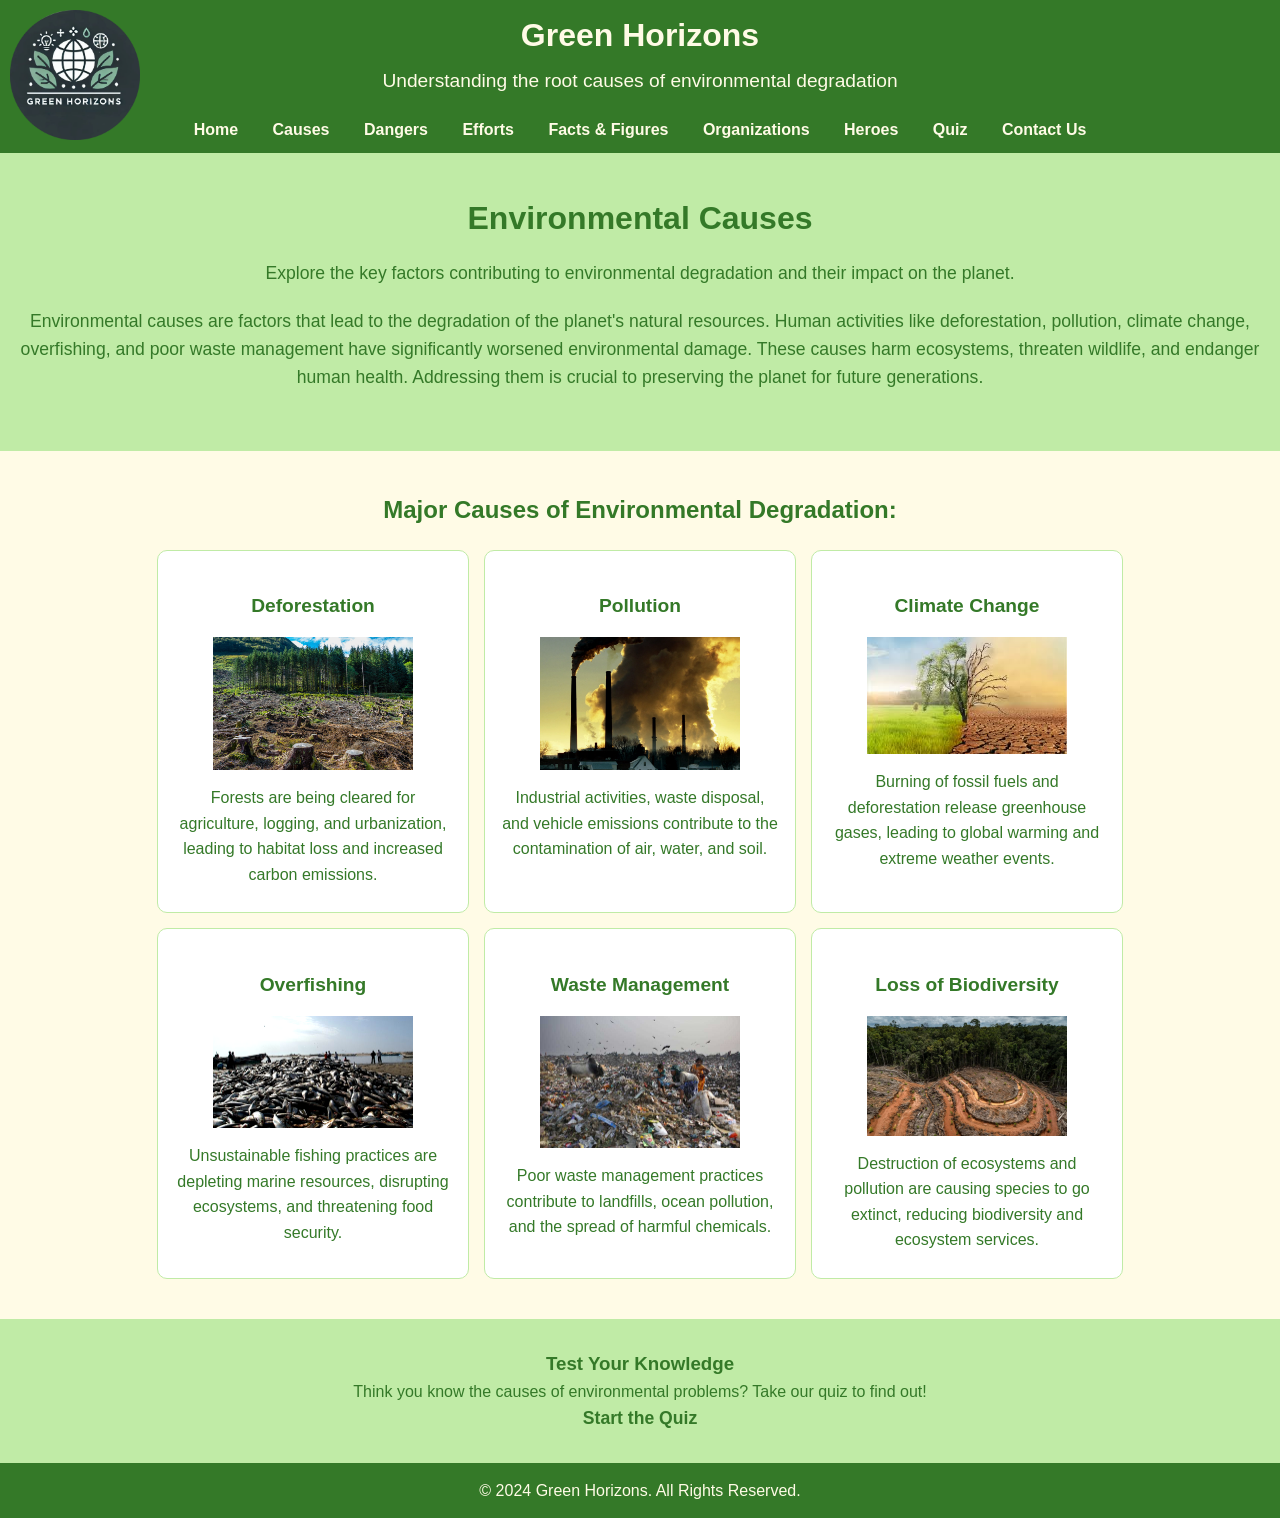
<file: causes.html>
<!DOCTYPE html>
<html lang="en">
<head>
    <meta charset="UTF-8">
    <meta name="viewport" content="width=device-width, initial-scale=1.0">
    <title>Environmental Causes</title>
    <link rel="stylesheet" href="causes.css">
</head>
<body>
    <header>
        <div class="container">
            <img src="assets\thisismainogo.jpeg" alt="Logo" style="height: 130px; position: absolute; top: 10px; left: 10px;">
            <h1>Green Horizons</h1>
            <p class="tagline">Understanding the root causes of environmental degradation</p>
        </div>
        <nav>
            <a href="index.html">Home</a>
            <a href="causes.html">Causes</a>
            <a href="dangers.html">Dangers</a>
            <a href="efforts.html">Efforts</a>
            <a href="facts-figures.html">Facts & Figures</a>
            <a href="organizations.html">Organizations</a>
            <a href="heroes.html">Heroes</a>
            <a href="quiz.html" target="_blank">Quiz</a>
            <a href="contact.html">Contact Us</a>
        </nav>
    </header>

    <main>
        <section class="hero">
            <h2>Environmental Causes</h2>
            <p>Explore the key factors contributing to environmental degradation and their impact on the planet.</p>
            <p> Environmental causes are factors that lead to the degradation of the planet's natural resources. Human activities like deforestation, pollution, climate change, overfishing, and poor waste management have significantly worsened environmental damage. These causes harm ecosystems, threaten wildlife, and endanger human health. Addressing them is crucial to preserving the planet for future generations.</p>
        </section>

        <section class="topics">
            <h3>Major Causes of Environmental Degradation:</h3>
            <div class="card-container">
                <div class="card">
                    <h4>Deforestation</h4>
                    <img src="assets\deforestation.jpg" alt="Deforestation" class="card-img">
                    <p>Forests are being cleared for agriculture, logging, and urbanization, leading to habitat loss and increased carbon emissions.</p>
                </div>
                <div class="card">
                    <h4>Pollution</h4>
                    <img src="assets\pollution.jpeg" alt="Pollution" class="card-img">
                    <p>Industrial activities, waste disposal, and vehicle emissions contribute to the contamination of air, water, and soil.</p>
                </div>
                <div class="card">
                    <h4>Climate Change</h4>
                    <img src="assets\climate.jpeg" alt="Climate Change" class="card-img">
                    <p>Burning of fossil fuels and deforestation release greenhouse gases, leading to global warming and extreme weather events.</p>
                </div>
                <div class="card">
                    <h4>Overfishing</h4>
                    <img src="assets\overfishing.jpeg" alt="Overfishing" class="card-img">
                    <p>Unsustainable fishing practices are depleting marine resources, disrupting ecosystems, and threatening food security.</p>
                </div>
                <div class="card">
                    <h4>Waste Management</h4>
                    <img src="assets\waste.jpeg" alt="Waste Management" class="card-img">
                    <p>Poor waste management practices contribute to landfills, ocean pollution, and the spread of harmful chemicals.</p>
                </div>
                <div class="card">
                    <h4>Loss of Biodiversity</h4>
                    <img src="assets\biodiversity.jpeg" alt="Loss of Biodiversity" class="card-img">
                    <p>Destruction of ecosystems and pollution are causing species to go extinct, reducing biodiversity and ecosystem services.</p>
                </div>
            </div>
        </section>

        <section class="quiz-section">
            <h3>Test Your Knowledge</h3>
            <p>Think you know the causes of environmental problems? Take our quiz to find out!</p>
            <a href="quiz.html" target="_blank" class="quiz-link">Start the Quiz</a>
        </section>
    </main>

    <footer>
        <p>© 2024 Green Horizons. All Rights Reserved.</p>
    </footer>
</body>
</html>
</file>
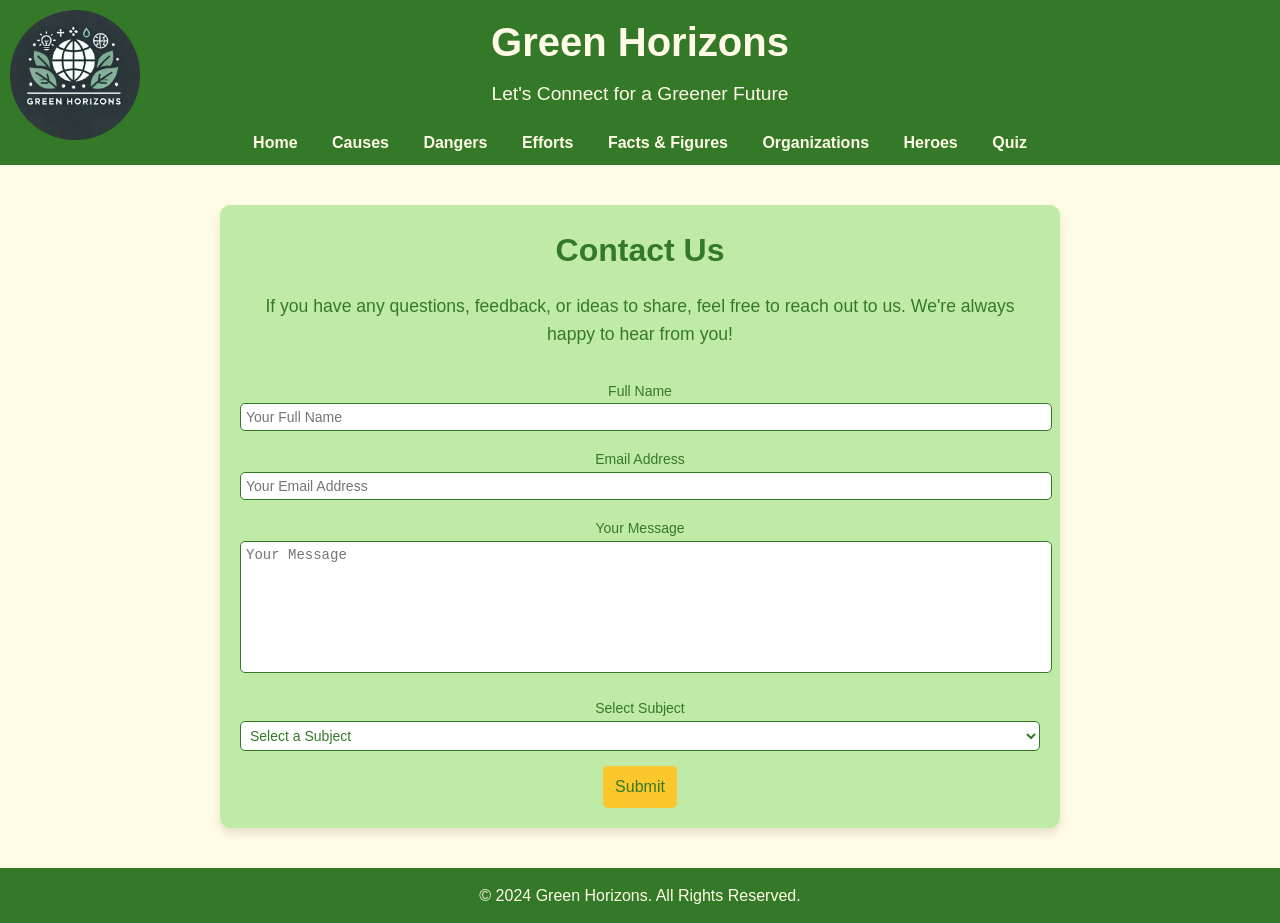
<file: contact.html>
<!DOCTYPE html>
<html lang="en">
<head>
    <meta charset="UTF-8">
    <meta name="viewport" content="width=device-width, initial-scale=1.0">
    <title>Contact Us - Green Horizons</title>
    <link rel="stylesheet" href="contact.css">
</head>
<body>

    <!-- Header -->
    <header>
        <div class="container">
            <img src="assets\thisismainogo.jpeg" alt="Logo" style="height: 130px; position: absolute; top: 10px; left: 10px;">
            <h1>Green Horizons</h1>
            <p class="tagline">Let's Connect for a Greener Future</p>
        </div>
        <nav>
            <a href="index.html">Home</a>
            <a href="causes.html">Causes</a>
            <a href="dangers.html">Dangers</a>
            <a href="efforts.html">Efforts</a>
            <a href="facts-figures.html">Facts & Figures</a>
            <a href="organizations.html">Organizations</a>
            <a href="heroes.html">Heroes</a>
            <a href="quiz.html">Quiz</a>
        </nav>
    </header>

    <!-- Main Content -->
    <main>
        <section class="contact-section">
            <h2>Contact Us</h2>
            <p>If you have any questions, feedback, or ideas to share, feel free to reach out to us. We're always happy to hear from you!</p>

            <!-- Contact Form -->
            <div class="contact-form">
                <form action="#" method="POST">
                    <label for="name">Full Name</label>
                    <input type="text" id="name" name="name" required placeholder="Your Full Name">

                    <label for="email">Email Address</label>
                    <input type="email" id="email" name="email" required placeholder="Your Email Address">

                    <label for="message">Your Message</label>
                    <textarea id="message" name="message" required placeholder="Your Message"></textarea>

                    <label for="subject">Select Subject</label>
                    <select id="subject" name="subject" required>
                        <option value="">Select a Subject</option>
                        <option value="general-inquiry">General Inquiry</option>
                        <option value="collaboration">Collaboration</option>
                        <option value="feedback">Feedback</option>
                        <option value="other">Other</option>
                    </select>

                    <button type="submit">Submit</button>
                </form>
            </div>
        </section>
    </main>

    <!-- Footer -->
    <footer>
        <p>© 2024 Green Horizons. All Rights Reserved.</p>
    </footer>

</body>
</html>
</file>
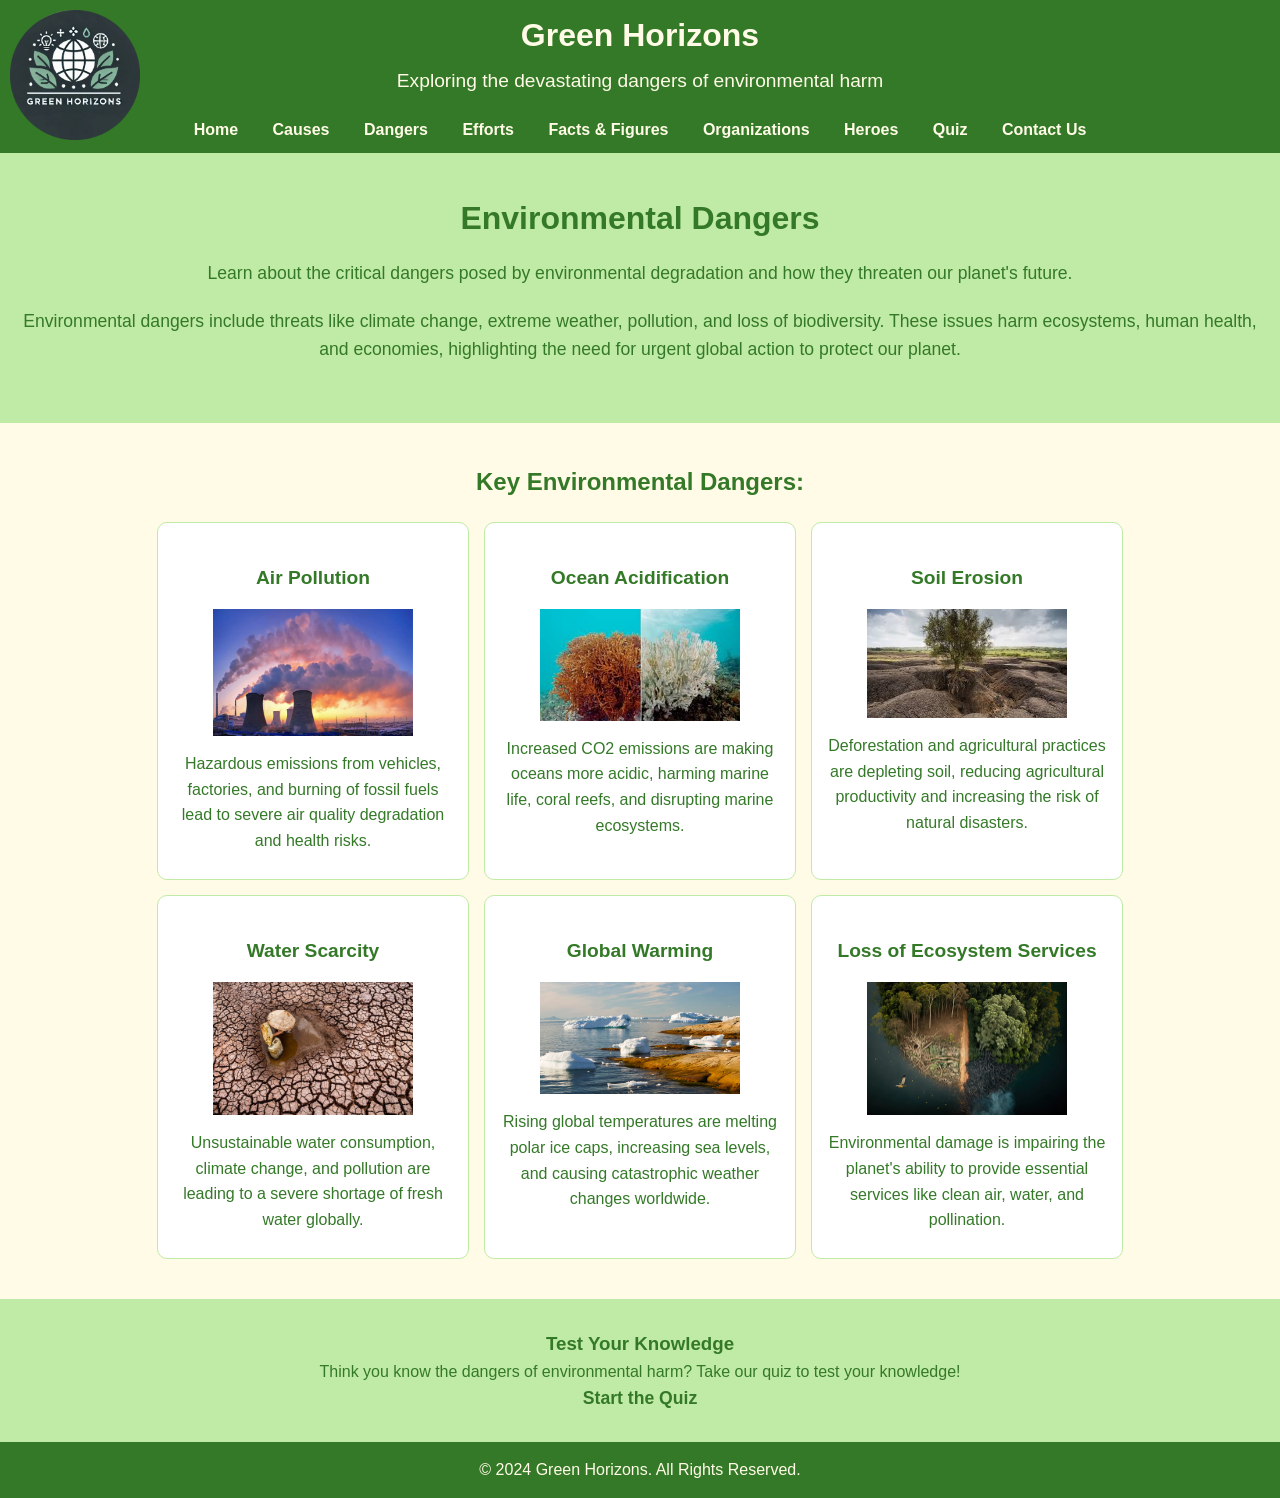
<file: dangers.html>
<!DOCTYPE html>
<html lang="en">
<head>
    <meta charset="UTF-8">
    <meta name="viewport" content="width=device-width, initial-scale=1.0">
    <title>Environmental Dangers</title>
    <link rel="stylesheet" href="causes.css">
</head>
<body>
    <header>
        <div class="container">
            <img src="assets\thisismainogo.jpeg" alt="Logo" style="height: 130px; position: absolute; top: 10px; left: 10px;">
            <h1>Green Horizons</h1>
            <p class="tagline">Exploring the devastating dangers of environmental harm</p>
        </div>
        <nav>
            <a href="index.html">Home</a>
            <a href="causes.html">Causes</a>
            <a href="dangers.html">Dangers</a>
            <a href="efforts.html">Efforts</a>
            <a href="facts-figures.html">Facts & Figures</a>
            <a href="organizations.html">Organizations</a>
            <a href="heroes.html">Heroes</a>
            <a href="quiz.html" target="_blank">Quiz</a>
            <a href="contact.html">Contact Us</a>
        </nav>
    </header>

    <main>
        <section class="hero">
            <h2>Environmental Dangers</h2>
            <p>Learn about the critical dangers posed by environmental degradation and how they threaten our planet's future.</p>
            <p>Environmental dangers include threats like climate change, extreme weather, pollution, and loss of biodiversity. These issues harm ecosystems, human health, and economies, highlighting the need for urgent global action to protect our planet.</p>
        </section>

        <section class="topics">
            <h3>Key Environmental Dangers:</h3>
            <div class="card-container">
                <div class="card">
                    <h4>Air Pollution</h4>
                    <img src="assets\air pollution.jpeg" alt="Air Pollution" class="card-img">
                    <p>Hazardous emissions from vehicles, factories, and burning of fossil fuels lead to severe air quality degradation and health risks.</p>
                </div>
                <div class="card">
                    <h4>Ocean Acidification</h4>
                    <img src="assets\ocean.jpeg" alt="Ocean Acidification" class="card-img">
                    <p>Increased CO2 emissions are making oceans more acidic, harming marine life, coral reefs, and disrupting marine ecosystems.</p>
                </div>
                <div class="card">
                    <h4>Soil Erosion</h4>
                    <img src="assets\soil erosion.jpeg" alt="Soil Erosion" class="card-img">
                    <p>Deforestation and agricultural practices are depleting soil, reducing agricultural productivity and increasing the risk of natural disasters.</p>
                </div>
                <div class="card">
                    <h4>Water Scarcity</h4>
                    <img src="assets\water_scacity.jpg" alt="Water Scarcity" class="card-img">
                    <p>Unsustainable water consumption, climate change, and pollution are leading to a severe shortage of fresh water globally.</p>
                </div>
                <div class="card">
                    <h4>Global Warming</h4>
                    <img src="assets\global_warming.jpeg" alt="Global Warming" class="card-img">
                    <p>Rising global temperatures are melting polar ice caps, increasing sea levels, and causing catastrophic weather changes worldwide.</p>
                </div>
                <div class="card">
                    <h4>Loss of Ecosystem Services</h4>
                    <img src="assets\ecosystemloss.jpeg" alt="Loss of Ecosystem Services" class="card-img">
                    <p>Environmental damage is impairing the planet's ability to provide essential services like clean air, water, and pollination.</p>
                </div>
            </div>
        </section>

        <section class="quiz-section">
            <h3>Test Your Knowledge</h3>
            <p>Think you know the dangers of environmental harm? Take our quiz to test your knowledge!</p>
            <a href="quiz.html" target="_blank" class="quiz-link">Start the Quiz</a>
        </section>
    </main>

    <footer>
        <p>© 2024 Green Horizons. All Rights Reserved.</p>
    </footer>
</body>
</html>
</file>
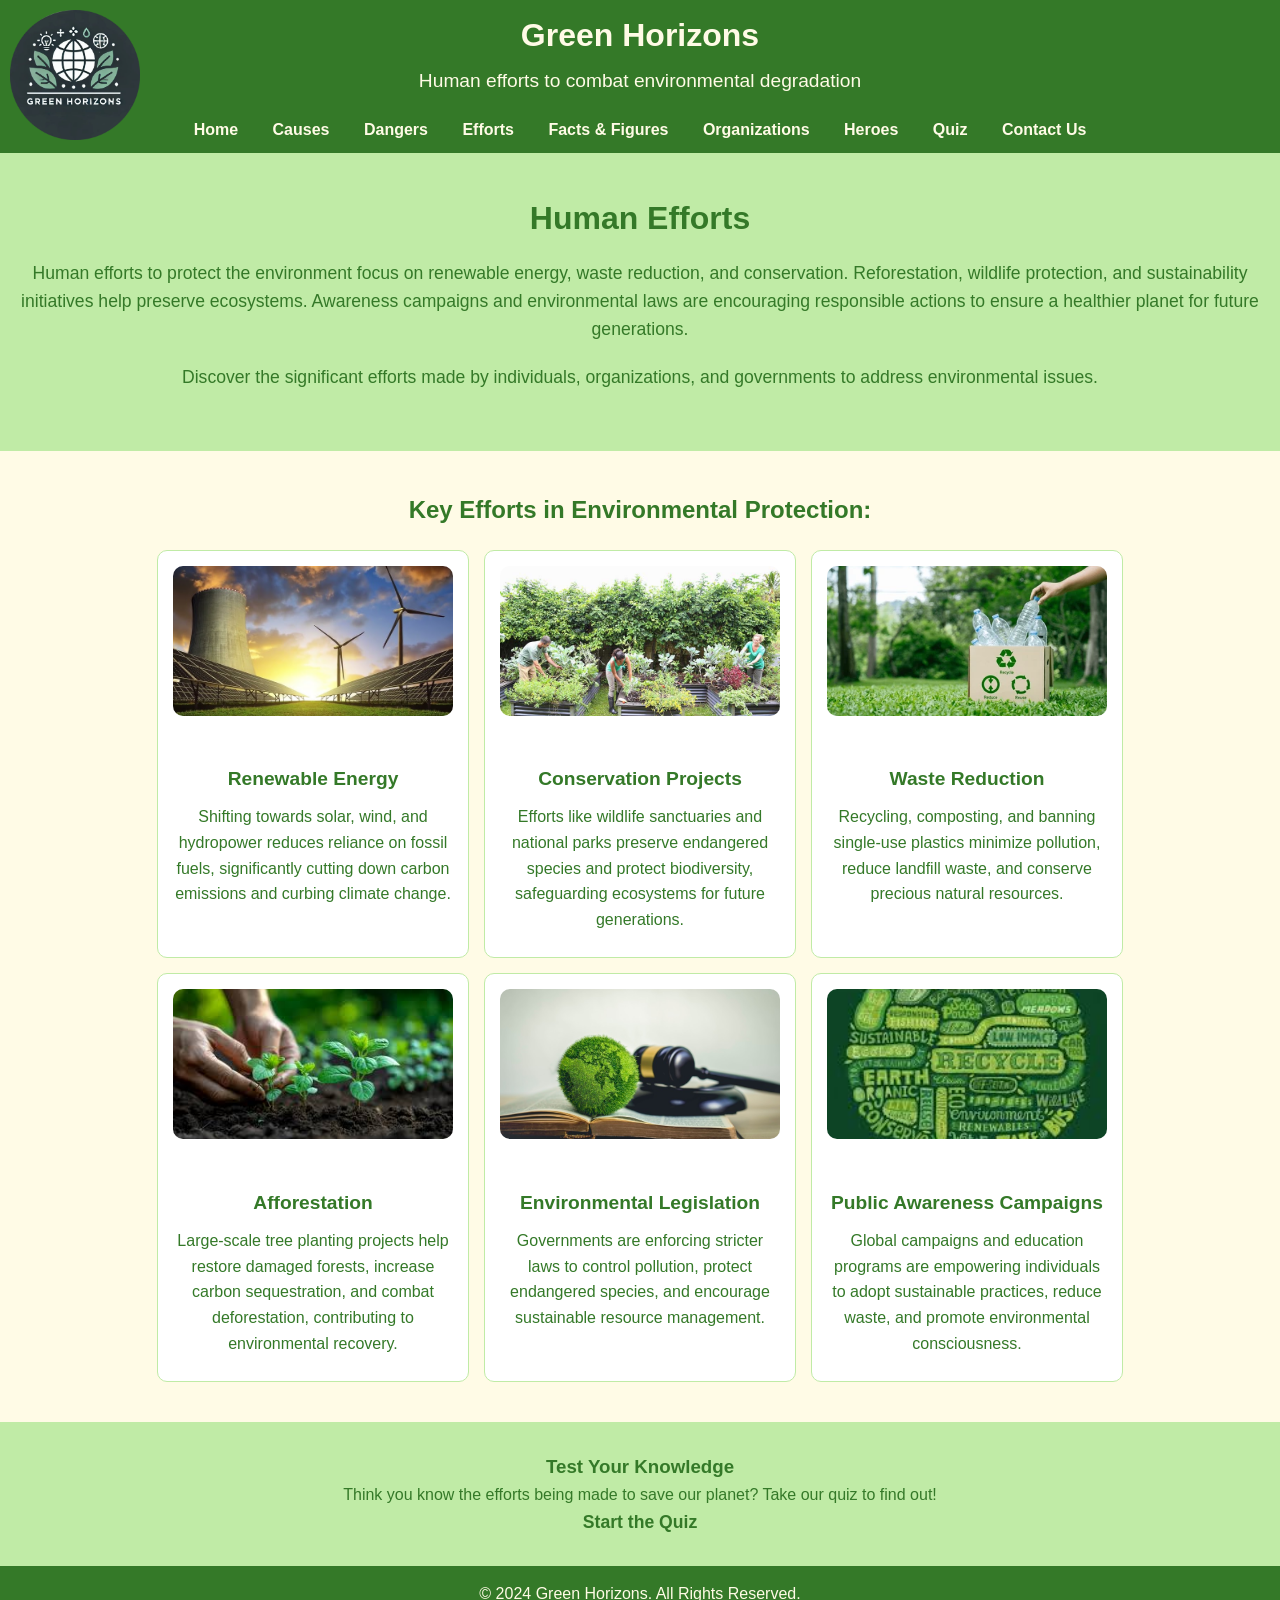
<file: efforts.html>
<!DOCTYPE html>
<html lang="en">
<head>
    <meta charset="UTF-8">
    <meta name="viewport" content="width=device-width, initial-scale=1.0">
    <title>Environmental Efforts</title>
    <link rel="stylesheet" href="efforts.css">
</head>
<body>
    <header>
        <div class="container">
            <img src="assets\thisismainogo.jpeg" alt="Logo" style="height: 130px; position: absolute; top: 10px; left: 10px;">
            <h1>Green Horizons</h1>
            <p class="tagline">Human efforts to combat environmental degradation</p>
        </div>
        <nav>
            <a href="index.html">Home</a>
            <a href="causes.html">Causes</a>
            <a href="dangers.html">Dangers</a>
            <a href="efforts.html">Efforts</a>
            <a href="facts-figures.html">Facts & Figures</a>
            <a href="organizations.html">Organizations</a>
            <a href="heroes.html">Heroes</a>
            <a href="quiz.html" target="_blank">Quiz</a>
            <a href="contact.html">Contact Us</a>
        </nav>
    </header>

    <main>
        <section class="hero">
            <h2>Human Efforts</h2>
            <p>Human efforts to protect the environment focus on renewable energy, waste reduction, and conservation. Reforestation, wildlife protection, and sustainability initiatives help preserve ecosystems. Awareness campaigns and environmental laws are encouraging responsible actions to ensure a healthier planet for future generations.</p>
            <p>Discover the significant efforts made by individuals, organizations, and governments to address environmental issues.</p>
        </section>

        <section class="topics">
            <h3>Key Efforts in Environmental Protection:</h3>
            <div class="card-container">
                <div class="card">
                    <img src="assets\renewable.jpg" alt="Renewable Energy">
                    <h4>Renewable Energy</h4>
                    <p>Shifting towards solar, wind, and hydropower reduces reliance on fossil fuels, significantly cutting down carbon emissions and curbing climate change.</p>
                </div>
                <div class="card">
                    <img src="assets\conservation.jpg" alt="Conservation Projects">
                    <h4>Conservation Projects</h4>
                    <p>Efforts like wildlife sanctuaries and national parks preserve endangered species and protect biodiversity, safeguarding ecosystems for future generations.</p>
                </div>
                <div class="card">
                    <img src="assets\reduction_waste.jpeg" alt="Waste Reduction">
                    <h4>Waste Reduction</h4>
                    <p>Recycling, composting, and banning single-use plastics minimize pollution, reduce landfill waste, and conserve precious natural resources.</p>
                </div>
                <div class="card">
                    <img src="assets\afforestation.jpeg" alt="Afforestation">
                    <h4>Afforestation</h4>
                    <p>Large-scale tree planting projects help restore damaged forests, increase carbon sequestration, and combat deforestation, contributing to environmental recovery.</p>
                </div>
                <div class="card">
                    <img src="assets\legislation.jpeg" alt="Environmental Legislation">
                    <h4>Environmental Legislation</h4>
                    <p>Governments are enforcing stricter laws to control pollution, protect endangered species, and encourage sustainable resource management.</p>
                </div>
                <div class="card">
                    <img src="assets\public.jpeg" alt="Public Awareness Campaigns">
                    <h4>Public Awareness Campaigns</h4>
                    <p>Global campaigns and education programs are empowering individuals to adopt sustainable practices, reduce waste, and promote environmental consciousness.</p>
                </div>
            </div>
        </section>

        <section class="quiz-section">
            <h3>Test Your Knowledge</h3>
            <p>Think you know the efforts being made to save our planet? Take our quiz to find out!</p>
            <a href="quiz.html" target="_blank" class="quiz-link">Start the Quiz</a>
        </section>
    </main>

    <footer>
        <p>© 2024 Green Horizons. All Rights Reserved.</p>
    </footer>
</body>
</html>
</file>
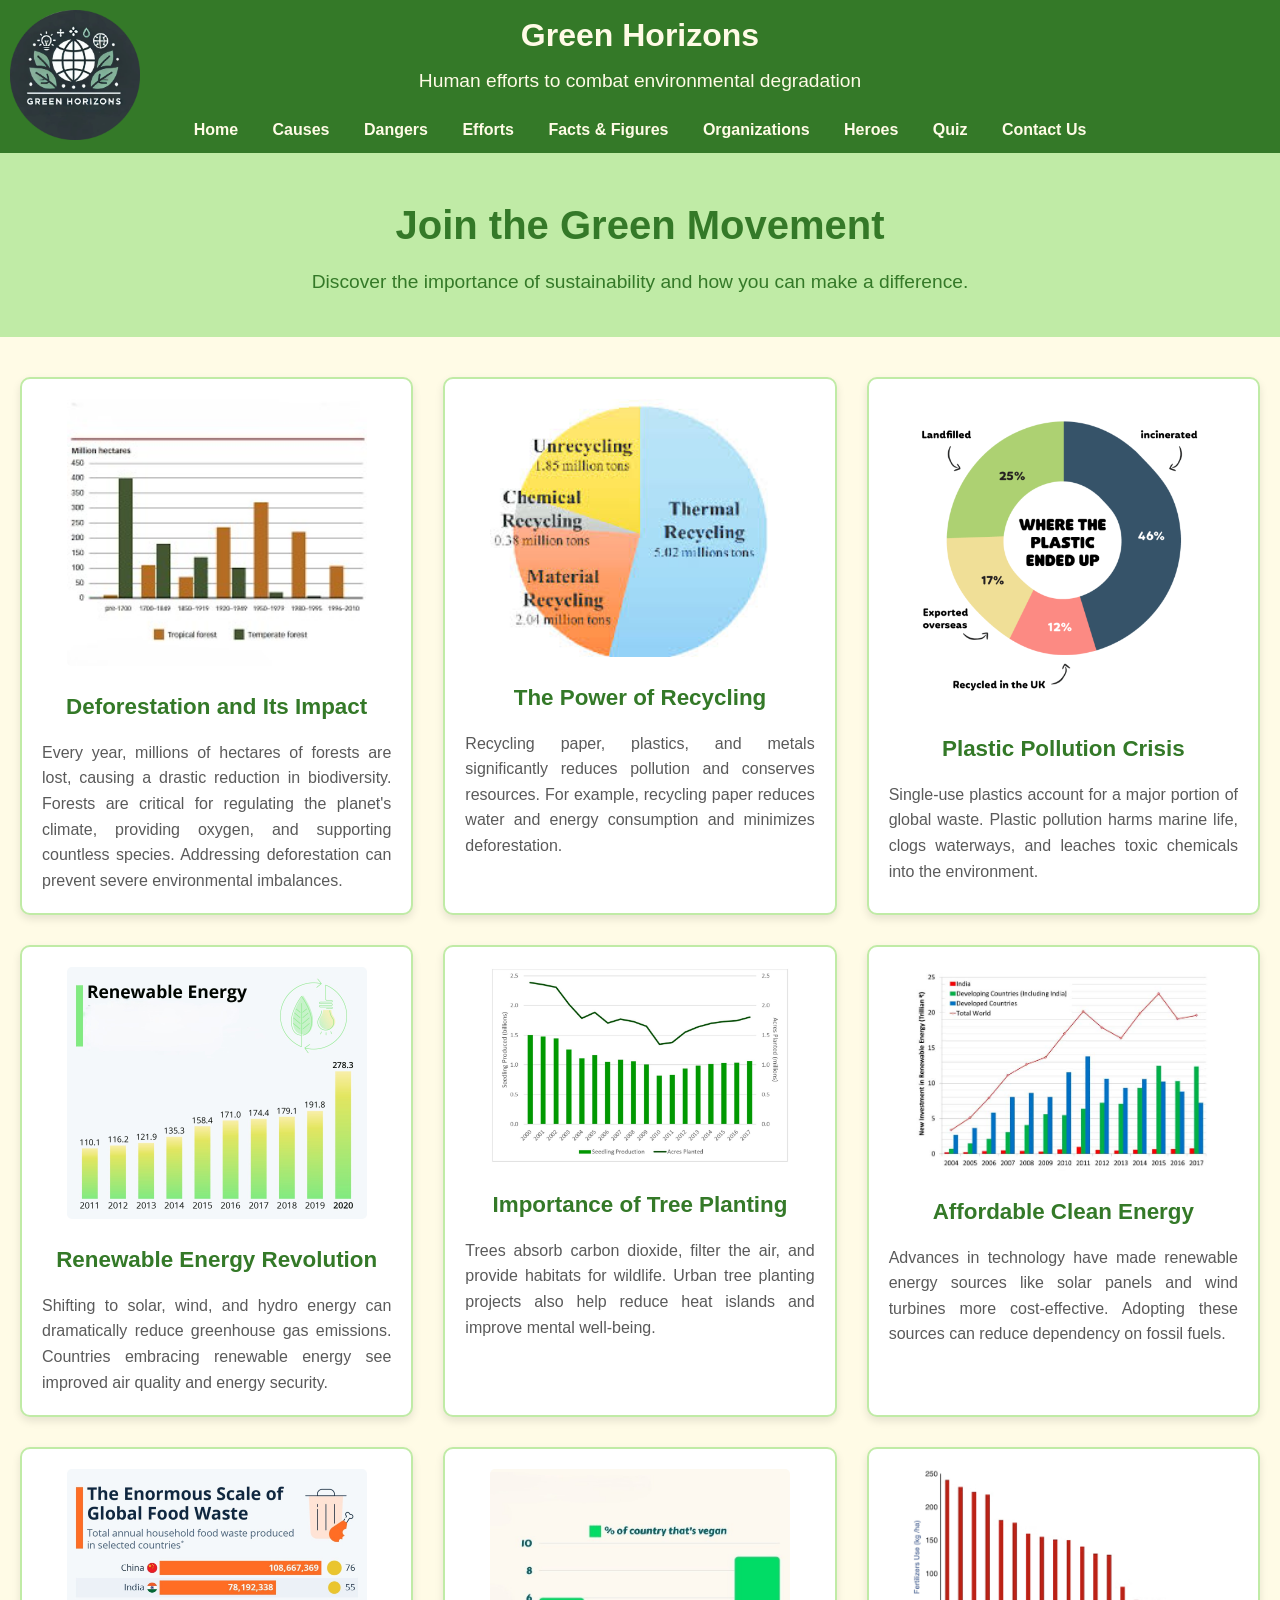
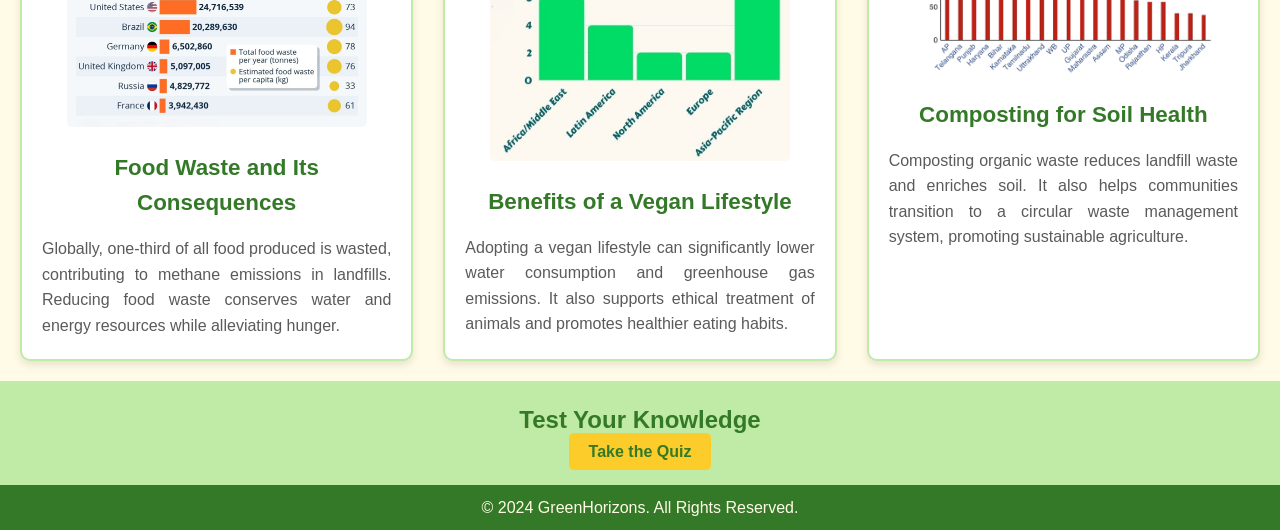
<file: facts-figures.html>
<!DOCTYPE html>
<html lang="en">
<head>
    <meta charset="UTF-8">
    <meta name="viewport" content="width=device-width, initial-scale=1.0">
    <title>GreenHorizons</title>
    <link rel="stylesheet" href="facts-figures.css">
</head>
<body>
    <!-- Header -->
    <header>
        <div class="container">
            <img src="assets\thisismainogo.jpeg" alt="Logo" style="height: 130px; position: absolute; top: 10px; left: 10px;">
            <h1>Green Horizons</h1>
            <p class="tagline">Human efforts to combat environmental degradation</p>
        </div>
        <nav>
            <a href="index.html">Home</a>
            <a href="causes.html">Causes</a>
            <a href="dangers.html">Dangers</a>
            <a href="efforts.html">Efforts</a>
            <a href="facts-figures.html">Facts & Figures</a>
            <a href="organizations.html">Organizations</a>
            <a href="heroes.html">Heroes</a>
            <a href="quiz.html" target="_blank">Quiz</a>
            <a href="contact.html">Contact Us</a>
        </nav>
    </header>

    <!-- Hero Section -->
    <section class="hero">
        <h2>Join the Green Movement</h2>
        <p>Discover the importance of sustainability and how you can make a difference.</p>
    </section>

    <!-- Fact Cards Section -->
    <section class="facts" id="facts">
        <!-- Card 1 -->
        <div class="fact-card">
            <div class="fact-image">
                <img src="assets\deforestgraph.jpeg" alt="Deforestation">
            </div>
            <div class="fact-content">
                <h3>Deforestation and Its Impact</h3>
                <p>Every year, millions of hectares of forests are lost, causing a drastic reduction in biodiversity. Forests are critical for regulating the planet's climate, providing oxygen, and supporting countless species. Addressing deforestation can prevent severe environmental imbalances.</p>
            </div>
        </div>
        <!-- Card 2 -->
        <div class="fact-card">
            <div class="fact-image">
                <img src="assets\recyclepie.jpeg" alt="Recycling Benefits">
            </div>
            <div class="fact-content">
                <h3>The Power of Recycling</h3>
                <p>Recycling paper, plastics, and metals significantly reduces pollution and conserves resources. For example, recycling paper reduces water and energy consumption and minimizes deforestation.</p>
            </div>
        </div>
        <!-- Card 3 -->
        <div class="fact-card">
            <div class="fact-image">
                <img src="assets\plastic.jpeg" alt="Plastic Pollution">
            </div>
            <div class="fact-content">
                <h3>Plastic Pollution Crisis</h3>
                <p>Single-use plastics account for a major portion of global waste. Plastic pollution harms marine life, clogs waterways, and leaches toxic chemicals into the environment.</p>
            </div>
        </div>
        <!-- Card 4 -->
        <div class="fact-card">
            <div class="fact-image">
                <img src="assets\renewablestats.jpeg" alt="Renewable Energy">
            </div>
            <div class="fact-content">
                <h3>Renewable Energy Revolution</h3>
                <p>Shifting to solar, wind, and hydro energy can dramatically reduce greenhouse gas emissions. Countries embracing renewable energy see improved air quality and energy security.</p>
            </div>
        </div>
        <!-- Card 5 -->
        <div class="fact-card">
            <div class="fact-image">
                <img src="assets\plantsstat.jpg" alt="Tree Planting">
            </div>
            <div class="fact-content">
                <h3>Importance of Tree Planting</h3>
                <p>Trees absorb carbon dioxide, filter the air, and provide habitats for wildlife. Urban tree planting projects also help reduce heat islands and improve mental well-being.</p>
            </div>
        </div>
        <!-- Card 6 -->
        <div class="fact-card">
            <div class="fact-image">
                <img src="assets\clean.jpg" alt="Clean Energy Adoption">
            </div>
            <div class="fact-content">
                <h3>Affordable Clean Energy</h3>
                <p>Advances in technology have made renewable energy sources like solar panels and wind turbines more cost-effective. Adopting these sources can reduce dependency on fossil fuels.</p>
            </div>
        </div>
        <!-- New Card 7 -->
        <div class="fact-card">
            <div class="fact-image">
                <img src="assets\fooswaste.jpeg" alt="Food Waste Impact">
            </div>
            <div class="fact-content">
                <h3>Food Waste and Its Consequences</h3>
                <p>Globally, one-third of all food produced is wasted, contributing to methane emissions in landfills. Reducing food waste conserves water and energy resources while alleviating hunger.</p>
            </div>
        </div>
        <!-- New Card 8 -->
        <div class="fact-card">
            <div class="fact-image">
                <img src="assets\veganism.jpg" alt="Benefits of Veganism">
            </div>
            <div class="fact-content">
                <h3>Benefits of a Vegan Lifestyle</h3>
                <p>Adopting a vegan lifestyle can significantly lower water consumption and greenhouse gas emissions. It also supports ethical treatment of animals and promotes healthier eating habits.</p>
            </div>
        </div>
        <!-- New Card 9 -->
        <div class="fact-card">
            <div class="fact-image">
                <img src="assets\soil_health.jpeg" alt="Composting Organic Waste">
            </div>
            <div class="fact-content">
                <h3>Composting for Soil Health</h3>
                <p>Composting organic waste reduces landfill waste and enriches soil. It also helps communities transition to a circular waste management system, promoting sustainable agriculture.</p>
            </div>
        </div>
    </section>

    <!-- Quiz Section -->
    <section class="quiz-section" id="quiz">
        <h2>Test Your Knowledge</h2>
        <a href="quiz.html" class="quiz-link">Take the Quiz</a>
    </section>

    <!-- Footer -->
    <footer>
        <p>&copy; 2024 GreenHorizons. All Rights Reserved.</p>
    </footer>
</body>
</html>
</file>
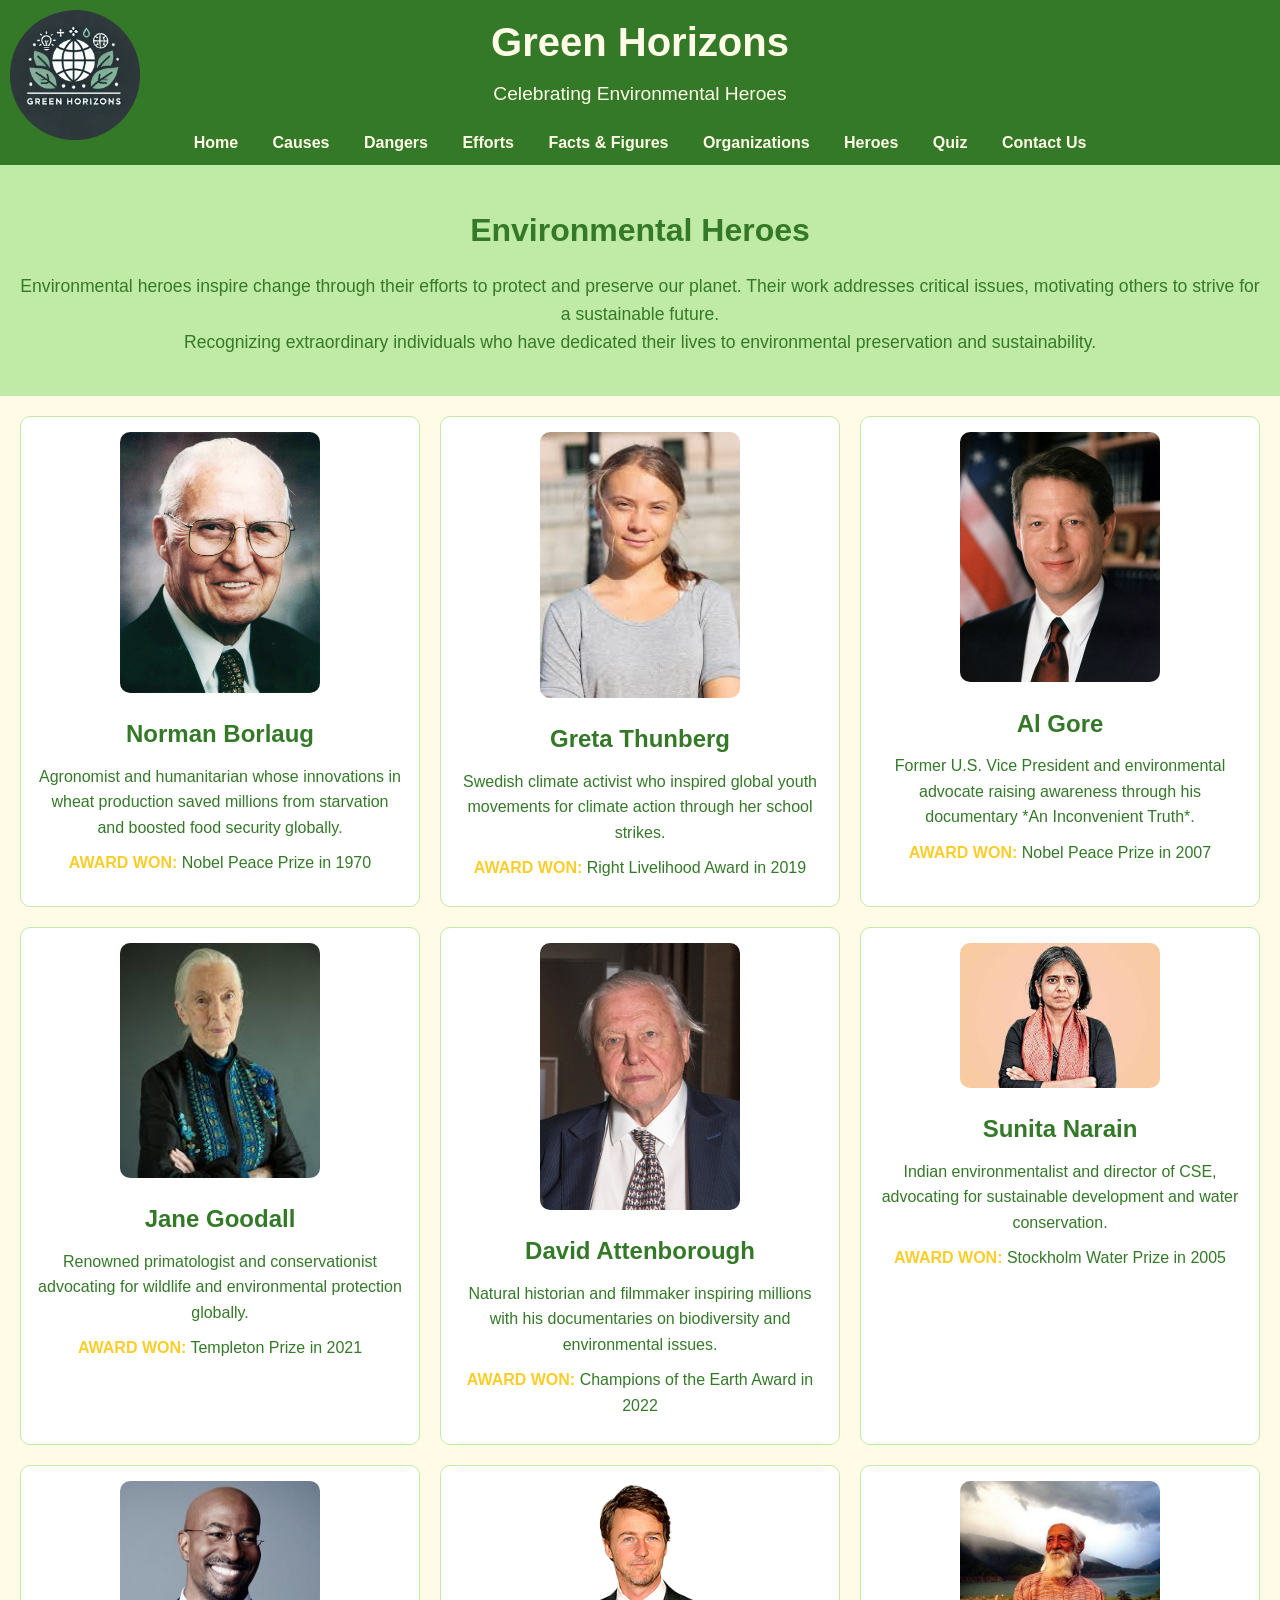
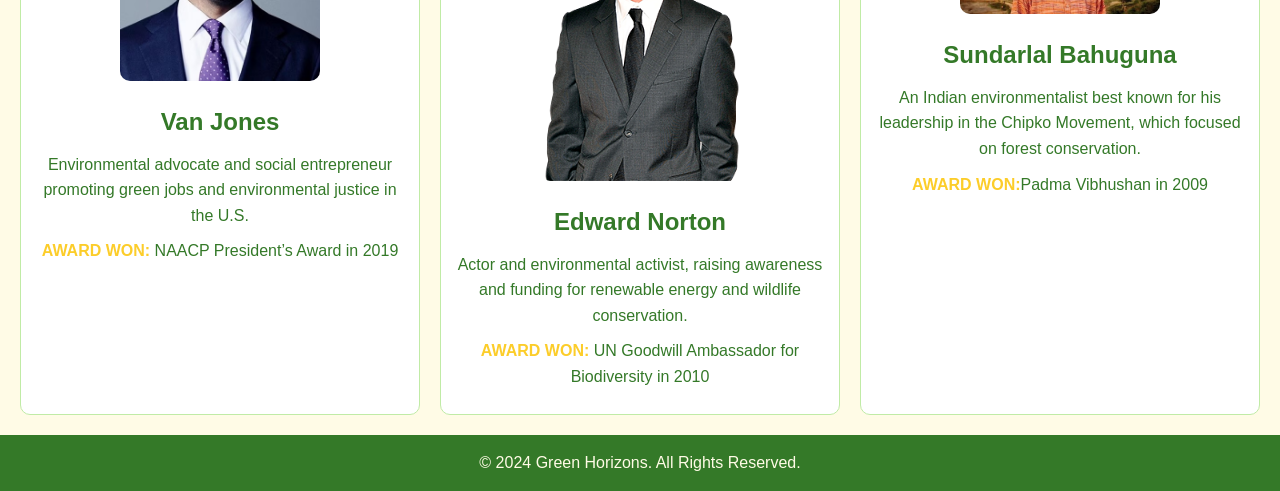
<file: heroes.html>
<!DOCTYPE html>
<html lang="en">
<head>
    <meta charset="UTF-8">
    <meta name="viewport" content="width=device-width, initial-scale=1.0">
    <title>Environmental Heroes</title>
    <link rel="stylesheet" href="heroes.css">
</head>
<body>
    <header>
        <div class="container">
            <img src="assets\thisismainogo.jpeg" alt="Logo" style="height: 130px; position: absolute; top: 10px; left: 10px;">
            <h1>Green Horizons</h1>
            <p class="tagline">Celebrating Environmental Heroes</p>
        </div>
        <nav>
            <a href="index.html">Home</a>
            <a href="causes.html">Causes</a>
            <a href="dangers.html">Dangers</a>
            <a href="efforts.html">Efforts</a>
            <a href="facts-figures.html">Facts & Figures</a>
            <a href="organizations.html">Organizations</a>
            <a href="heroes.html">Heroes</a>
            <a href="quiz.html" target="_blank">Quiz</a>
            <a href="contact.html">Contact Us</a>
        </nav>
    </header>

    <main>
        <section class="hero">
            <h2>Environmental Heroes</h2>
            <p>Environmental heroes inspire change through their efforts to protect and preserve our planet. Their work addresses critical issues, motivating others to strive for a sustainable future.</p>
            <p>Recognizing extraordinary individuals who have dedicated their lives to environmental preservation and sustainability.</p>
        </section>

        <section class="heroes-section">
            <div class="hero-card">
                <img src="assets\norman-borlaug.jpg" alt="Dr. Wangari Maathai">
                <h3>Norman Borlaug</h3>
                <p>Agronomist and humanitarian whose innovations in wheat production saved millions from starvation and boosted food security globally.</p>
                <p><strong>AWARD WON:</strong> Nobel Peace Prize in 1970</p>
            </div>
            <div class="hero-card">
                <img src="assets\greta.jpeg" alt="Greta Thunberg">
                <h3>Greta Thunberg</h3>
                <p>Swedish climate activist who inspired global youth movements for climate action through her school strikes.</p>
                <p><strong>AWARD WON:</strong> Right Livelihood Award in 2019</p>
            </div>
            <div class="hero-card">
                <img src="assets\ai_gore.jpg" alt="Al Gore">
                <h3>Al Gore</h3>
                <p>Former U.S. Vice President and environmental advocate raising awareness through his documentary *An Inconvenient Truth*.</p>
                <p><strong>AWARD WON:</strong> Nobel Peace Prize in 2007</p>
            </div>
            <div class="hero-card">
                <img src="assets\jane.jpeg" alt="Jane Goodall">
                <h3>Jane Goodall</h3>
                <p>Renowned primatologist and conservationist advocating for wildlife and environmental protection globally.</p>
                <p><strong>AWARD WON:</strong> Templeton Prize in 2021</p>
            </div>
            <div class="hero-card">
                <img src="assets\david.jpg" alt="David Attenborough">
                <h3>David Attenborough</h3>
                <p>Natural historian and filmmaker inspiring millions with his documentaries on biodiversity and environmental issues.</p>
                <p><strong>AWARD WON:</strong> Champions of the Earth Award in 2022</p>
            </div>
            <div class="hero-card">
                <img src="assets\sunita.jpeg" alt="Sunita Narain">
                <h3>Sunita Narain</h3>
                <p>Indian environmentalist and director of CSE, advocating for sustainable development and water conservation.</p>
                <p><strong>AWARD WON:</strong> Stockholm Water Prize in 2005</p>
            </div>
            <div class="hero-card">
                <img src="assets\van_jones.jpeg" alt="Van Jones">
                <h3>Van Jones</h3>
                <p>Environmental advocate and social entrepreneur promoting green jobs and environmental justice in the U.S.</p>
                <p><strong>AWARD WON:</strong> NAACP President’s Award in 2019</p>
            </div>
            <div class="hero-card">
                <img src="assets\edward_norton.jpeg" alt="Edward Norton">
                <h3>Edward Norton</h3>
                <p>Actor and environmental activist, raising awareness and funding for renewable energy and wildlife conservation.</p>
                <p><strong>AWARD WON:</strong> UN Goodwill Ambassador for Biodiversity in 2010</p>
            </div>
            <div class="hero-card">
                <img src="assets\sundarlal.jpeg" alt="Isatou Ceesay">
                <h3>Sundarlal Bahuguna</h3>
                <p>An Indian environmentalist best known for his leadership in the Chipko Movement, which focused on forest conservation.</p>
                <p><strong>AWARD WON:</strong>Padma Vibhushan in 2009</p>
            </div>
        </section>
    </main>

    <footer>
        <p>© 2024 Green Horizons. All Rights Reserved.</p>
    </footer>
</body>
</html>
</file>
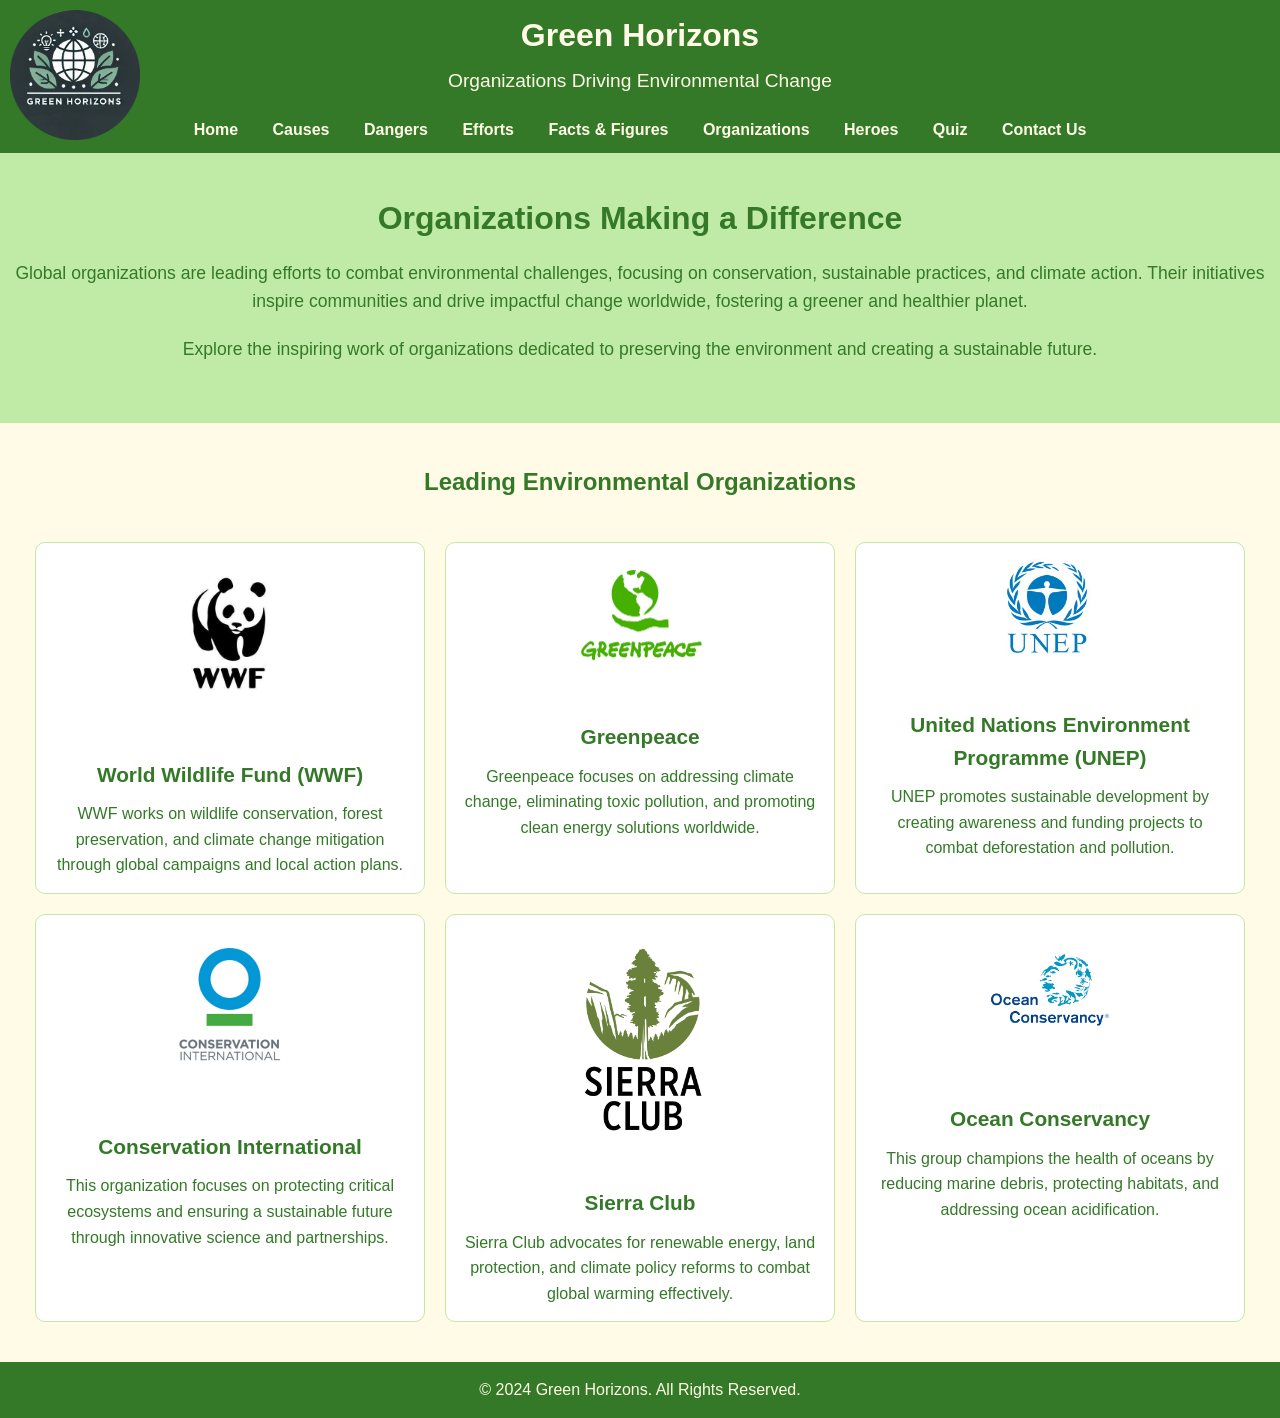
<file: organizations.html>
<!DOCTYPE html>
<html lang="en">
<head>
    <meta charset="UTF-8">
    <meta name="viewport" content="width=device-width, initial-scale=1.0">
    <title>Environmental Organizations</title>
    <link rel="stylesheet" href="organizations.css">
</head>
<body>
    <header>
        <div class="container">
            <img src="assets\thisismainogo.jpeg" alt="Logo" style="height: 130px; position: absolute; top: 10px; left: 10px;">
            <h1>Green Horizons</h1>
            <p class="tagline">Organizations Driving Environmental Change</p>
        </div>
        <nav>
            <a href="index.html">Home</a>
            <a href="causes.html">Causes</a>
            <a href="dangers.html">Dangers</a>
            <a href="efforts.html">Efforts</a>
            <a href="facts-figures.html">Facts & Figures</a>
            <a href="organizations.html">Organizations</a>
            <a href="heroes.html">Heroes</a>
            <a href="quiz.html" target="_blank">Quiz</a>
            <a href="contact.html">Contact Us</a>
        </nav>
    </header>

    <main>
        <section class="hero">
            <h2>Organizations Making a Difference</h2>
            <p>
                Global organizations are leading efforts to combat environmental challenges, focusing on conservation, sustainable practices, and climate action. Their initiatives inspire communities and drive impactful change worldwide, fostering a greener and healthier planet.</p>
            <p>Explore the inspiring work of organizations dedicated to preserving the environment and creating a sustainable future.</p>
        </section>

        <section class="organizations">
            <h3>Leading Environmental Organizations</h3>
            <div class="org-container">
                <div class="org-card">
                    <img src="assets\wwf.jpg" alt="World Wildlife Fund Logo">
                    <h4>World Wildlife Fund (WWF)</h4>
                    <p>WWF works on wildlife conservation, forest preservation, and climate change mitigation through global campaigns and local action plans.</p>
                </div>
                <div class="org-card">
                    <img src="assets\greenpeace.jpg" alt="Greenpeace Logo">
                    <h4>Greenpeace</h4>
                    <p>Greenpeace focuses on addressing climate change, eliminating toxic pollution, and promoting clean energy solutions worldwide.</p>
                </div>
                <div class="org-card">
                    <img src="assets\unep.jpg" alt="UNEP Logo">
                    <h4>United Nations Environment Programme (UNEP)</h4>
                    <p>UNEP promotes sustainable development by creating awareness and funding projects to combat deforestation and pollution.</p>
                </div>
                <div class="org-card">
                    <img src="assets\conservation_international.jpg" alt="Conservation International Logo">
                    <h4>Conservation International</h4>
                    <p>This organization focuses on protecting critical ecosystems and ensuring a sustainable future through innovative science and partnerships.</p>
                </div>
                <div class="org-card">
                    <img src="assets\sierra.jpeg" alt="Sierra Club Logo">
                    <h4>Sierra Club</h4>
                    <p>Sierra Club advocates for renewable energy, land protection, and climate policy reforms to combat global warming effectively.</p>
                </div>
                <div class="org-card">
                    <img src="assets\conservancy.jpeg" alt="Ocean Conservancy Logo">
                    <h4>Ocean Conservancy</h4>
                    <p>This group champions the health of oceans by reducing marine debris, protecting habitats, and addressing ocean acidification.</p>
                </div>
            </div>
        </section>
    </main>

    <footer>
        <p>© 2024 Green Horizons. All Rights Reserved.</p>
    </footer>
</body>
</html>
</file>
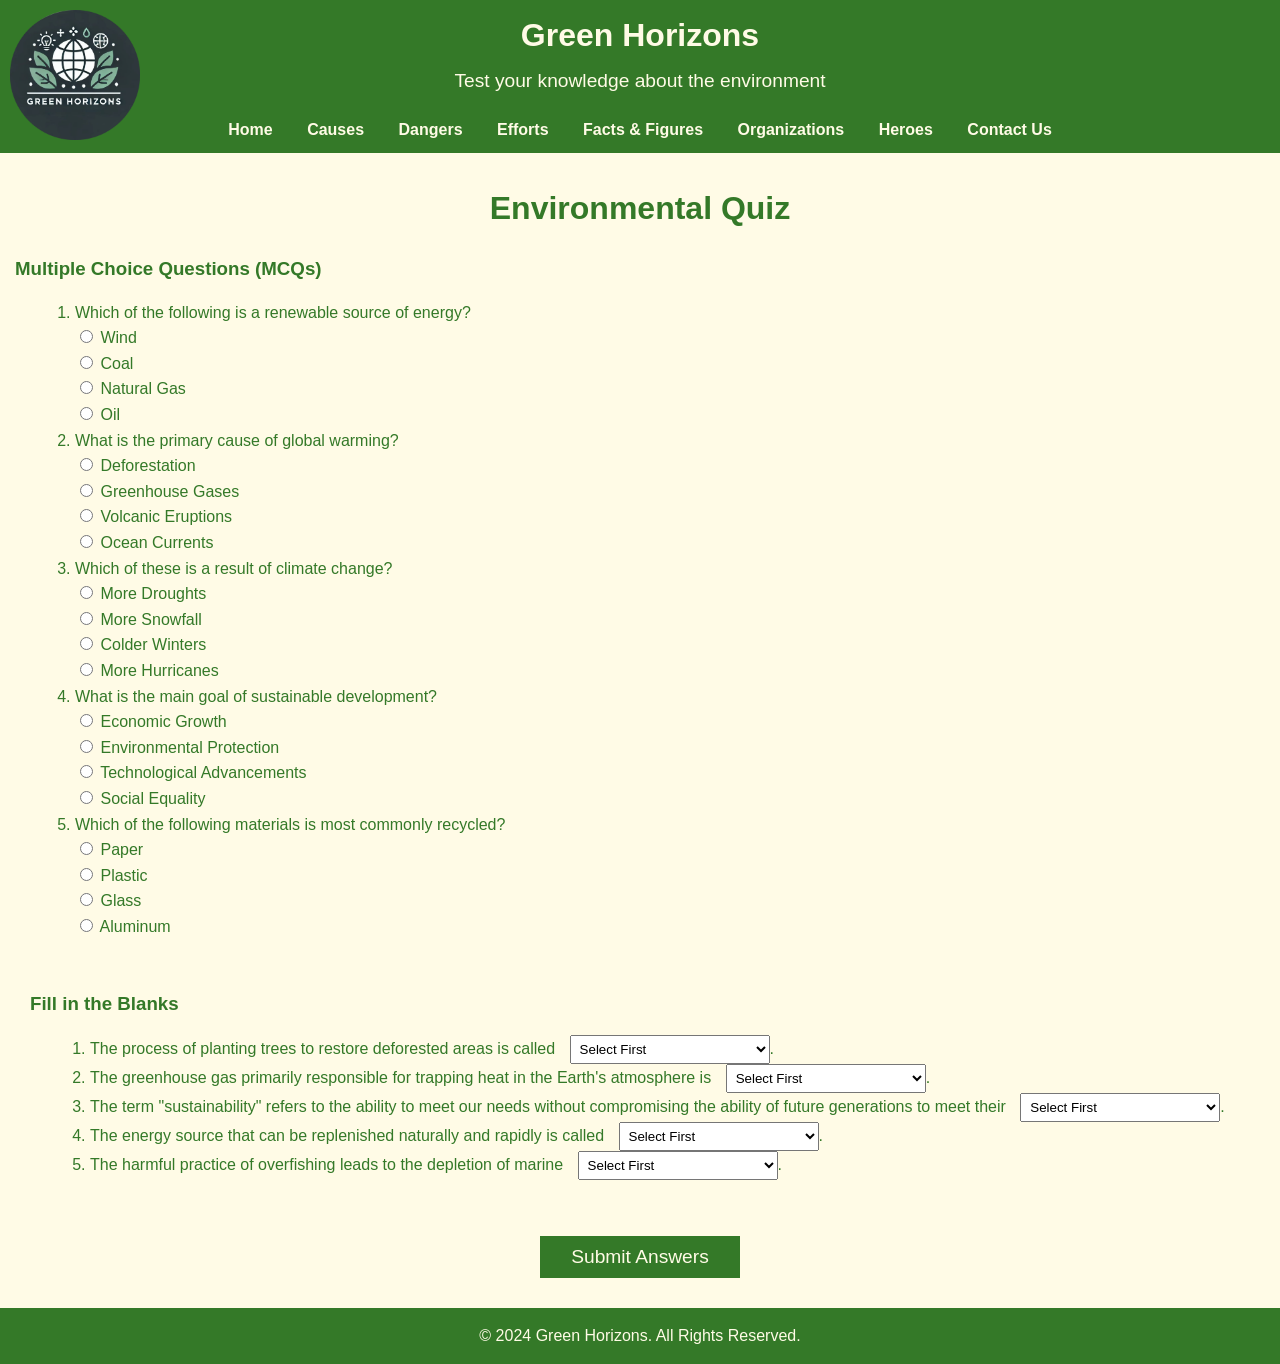
<file: quiz.html>
<!DOCTYPE html>
<html lang="en">
<head>
    <meta charset="UTF-8">
    <meta name="viewport" content="width=device-width, initial-scale=1.0">
    <title>Environmental Quiz</title>
    <link rel="stylesheet" href="quiz.css">
</head>
<body>
    <header>
        <div class="container">
            <img src="assets\thisismainogo.jpeg" alt="Logo" style="height: 130px; position: absolute; top: 10px; left: 10px;">
            <h1>Green Horizons</h1>
            <p class="tagline">Test your knowledge about the environment</p>
        </div>
        <nav>
            <a href="index.html">Home</a>
            <a href="causes.html">Causes</a>
            <a href="dangers.html">Dangers</a>
            <a href="efforts.html">Efforts</a>
            <a href="facts-figures.html">Facts & Figures</a>
            <a href="organizations.html">Organizations</a>
            <a href="heroes.html">Heroes</a>
            <a href="contact.html">Contact Us</a>
        </nav>
    </header>

    <main>
        <section class="quiz-section">
            <h2>Environmental Quiz</h2>

            <!-- MCQ Section -->
            <div class="mcq-section">
                <h3>Multiple Choice Questions (MCQs)</h3>
                <ol class="mcq-list">
                    <li>
                         Which of the following is a renewable source of energy?
                        <div>
                            <input type="radio" id="wind" name="energy" value="wind">
                            <label for="wind">Wind</label>
                        </div>
                        <div>
                            <input type="radio" id="coal" name="energy" value="coal">
                            <label for="coal">Coal</label>
                        </div>
                        <div>
                            <input type="radio" id="natural-gas" name="energy" value="natural-gas">
                            <label for="natural-gas">Natural Gas</label>
                        </div>
                        <div>
                            <input type="radio" id="oil" name="energy" value="oil">
                            <label for="oil">Oil</label>
                        </div>
                    </li>
                    <li>
                         What is the primary cause of global warming?
                        <div>
                            <input type="radio" id="deforestation" name="global-warming" value="deforestation">
                            <label for="deforestation">Deforestation</label>
                        </div>
                        <div>
                            <input type="radio" id="greenhouse-gases" name="global-warming" value="greenhouse-gases">
                            <label for="greenhouse-gases">Greenhouse Gases</label>
                        </div>
                        <div>
                            <input type="radio" id="volcanic-eruptions" name="global-warming" value="volcanic-eruptions">
                            <label for="volcanic-eruptions">Volcanic Eruptions</label>
                        </div>
                        <div>
                            <input type="radio" id="ocean-currents" name="global-warming" value="ocean-currents">
                            <label for="ocean-currents">Ocean Currents</label>
                        </div>
                    </li>
                    <li>
                         Which of these is a result of climate change?
                        <div>
                            <input type="radio" id="more-droughts" name="climate-change" value="more-droughts">
                            <label for="more-droughts">More Droughts</label>
                        </div>
                        <div>
                            <input type="radio" id="more-snowfall" name="climate-change" value="more-snowfall">
                            <label for="more-snowfall">More Snowfall</label>
                        </div>
                        <div>
                            <input type="radio" id="colder-winters" name="climate-change" value="colder-winters">
                            <label for="colder-winters">Colder Winters</label>
                        </div>
                        <div>
                            <input type="radio" id="more-hurricanes" name="climate-change" value="more-hurricanes">
                            <label for="more-hurricanes">More Hurricanes</label>
                        </div>
                    </li>
                    <li>
                         What is the main goal of sustainable development?
                        <div>
                            <input type="radio" id="economic-growth" name="sustainable-development" value="economic-growth">
                            <label for="economic-growth">Economic Growth</label>
                        </div>
                        <div>
                            <input type="radio" id="environmental-protection" name="sustainable-development" value="environmental-protection">
                            <label for="environmental-protection">Environmental Protection</label>
                        </div>
                        <div>
                            <input type="radio" id="technological-advancements" name="sustainable-development" value="technological-advancements">
                            <label for="technological-advancements">Technological Advancements</label>
                        </div>
                        <div>
                            <input type="radio" id="social-equality" name="sustainable-development" value="social-equality">
                            <label for="social-equality">Social Equality</label>
                        </div>
                    </li>
                    <li>
                         Which of the following materials is most commonly recycled?
                        <div>
                            <input type="radio" id="paper" name="recycled-materials" value="paper">
                            <label for="paper">Paper</label>
                        </div>
                        <div>
                            <input type="radio" id="plastic" name="recycled-materials" value="plastic">
                            <label for="plastic">Plastic</label>
                        </div>
                        <div>
                            <input type="radio" id="glass" name="recycled-materials" value="glass">
                            <label for="glass">Glass</label>
                        </div>
                        <div>
                            <input type="radio" id="aluminum" name="recycled-materials" value="aluminum">
                            <label for="aluminum">Aluminum</label>
                        </div>
                    </li>
                </ol>
            </div>

            <!-- Fill in the Blanks Section -->
            <div class="fill-in-the-blanks-section">
                <h3>Fill in the Blanks</h3>
                <ol class="blanks-list">
                    <li>
                         The process of planting trees to restore deforested areas is called 
                        <select>
                            <option value="">Select First</option>
                            <option value="1">Reforestation</option>
                            <option value="2">Afforestation</option>
                            <option value="3">Deforestation</option>
                            <option value="4">Desertification</option>
                        </select>.
                    </li>
                    <li>
                         The greenhouse gas primarily responsible for trapping heat in the Earth's atmosphere is 
                        <select>
                            <option value="">Select First</option>
                            <option value="1">Oxygen</option>
                            <option value="2">Carbon Dioxide</option>
                            <option value="3">Nitrogen</option>
                            <option value="4">Methane</option>
                        </select>.
                    </li>
                    <li>
                         The term "sustainability" refers to the ability to meet our needs without compromising the ability of future generations to meet their 
                        <select>
                            <option value="">Select First</option>
                            <option value="1">needs</option>
                            <option value="2">wants</option>
                            <option value="3">desires</option>
                            <option value="4">goals</option>
                        </select>.
                    </li>
                    <li>
                         The energy source that can be replenished naturally and rapidly is called 
                        <select>
                            <option value="">Select First</option>
                            <option value="1">Fossil Fuel</option>
                            <option value="2">Non-renewable Energy</option>
                            <option value="3">Renewable Energy</option>
                            <option value="4">Coal</option>
                        </select>.
                    </li>
                    <li>
                         The harmful practice of overfishing leads to the depletion of marine 
                        <select>
                            <option value="">Select First</option>
                            <option value="1">species</option>
                            <option value="2">resources</option>
                            <option value="3">forests</option>
                            <option value="4">ecosystems</option>
                        </select>.
                    </li>
                </ol>
            </div>

            <!-- Submit Button -->
            <div class="submit-btn">
                <button type="submit">Submit Answers</button>
            </div>
        </section>
    </main>

    <footer>
        <p>© 2024 Green Horizons. All Rights Reserved.</p>
    </footer>
</body>
</html>
</file>
<file: causes.css>
/* General Reset */
body, h1, h2, h3, p {
    margin: 0;
    padding: 0;
    font-family: Arial, sans-serif;
}

body {
    background-color: #FFFBE6; /* Soft beige */
    color: #347928; /* Dark green */
    line-height: 1.6;
}

/* Header */
header {
    background-color: #347928; /* Dark green */
    color: #FFFBE6; /* Soft beige */
    padding: 10px 0;
    text-align: center;
}

header .container {
    display: flex;
    justify-content: center;
    align-items: center;
    flex-direction: column;
}

header h1 {
    font-size: 2rem;
}

header .tagline {
    font-size: 1.2rem;
    margin-top: 5px;
}

/* Navigation Bar */
nav {
    text-align: center;
    margin-top: 20px;
}

nav a {
    color: #FFFBE6;
    text-decoration: none;
    margin: 0 15px;
    font-weight: bold;
}

nav a:hover {
    color: #FCCD2A; /* Yellow */
}

/* Hero Section */
.hero {
    text-align: center;
    padding: 40px 15px;
    background-color: #C0EBA6; /* Light green */
    margin-bottom: 20px;
}

.hero h2 {
    font-size: 2rem;
    margin-bottom: 15px;
}

.hero p {
    font-size: 1.1rem;
    margin-bottom: 20px;
}

.hero button {
    background-color: #FCCD2A; /* Yellow */
    color: #347928; /* Dark green */
    border: none;
    padding: 10px 20px;
    font-size: 1rem;
    cursor: pointer;
    border-radius: 5px;
}

.hero button:hover {
    background-color: #347928;
    color: #FFFBE6;
}

/* Topics Section */
.topics {
    text-align: center;
    padding: 20px 15px;
}

.topics h3 {
    font-size: 1.5rem;
    margin-bottom: 20px;
}

.card-container {
    display: flex;
    justify-content: center;
    gap: 15px;
    flex-wrap: wrap;
}

.card {
    background-color: #FFFFFF; /* Soft beige */
    border: 1px solid #C0EBA6; /* Light green */
    border-radius: 10px;
    padding: 15px;
    width: 280px;
    text-align: center;
    position: relative;
}

.card h4 {
    font-size: 1.2rem;
    margin-bottom: 10px;
}

.card p {
    margin-bottom: 10px;
}

.card-img {
    width: 200px; /* You can adjust the size */
    height: auto;
    margin: 15px 0; /* Space around the image */
    display: block;
    margin-left: auto;
    margin-right: auto;
}

/* Quiz Section */
.quiz-section {
    text-align: center;
    padding: 30px 15px;
    background-color: #C0EBA6; /* Light green */
    margin-top: 20px;
}

.quiz-link {
    color: #347928;
    font-weight: bold;
    font-size: 1.1rem;
    text-decoration: none;
}

.quiz-link:hover {
    color: #FCCD2A; /* Yellow */
}

/* Footer */
footer {
    text-align: center;
    background-color: #347928; /* Dark green */
    color: #FFFBE6; /* Soft beige */
    padding: 15px;
}
</file>
<file: contact.css>
/* General Reset */
body, h1, h2, h3, p, img {
    margin: 0;
    padding: 0;
    font-family: Arial, sans-serif;
}

body {
    background-color: #FFFBE6; /* Soft beige */
    color: #347928; /* Dark green */
    line-height: 1.6;
}

/* Header */
header {
    background-color: #347928;
    color: #FFFBE6;
    padding: 10px 0;
    text-align: center;
}

header .container {
    display: flex;
    flex-direction: column;
    align-items: center;
}

header h1 {
    font-size: 2.5rem;
}

header .tagline {
    font-size: 1.2rem;
    margin-top: 5px;
}

/* Navigation Bar */
nav {
    text-align: center;
    margin-top: 20px;
}

nav a {
    color: #FFFBE6;
    text-decoration: none;
    margin: 0 15px;
    font-weight: bold;
}

nav a:hover {
    color: #FCCD2A; /* Yellow */
}

/* Main Section */
main {
    padding: 40px 15px;
    display: flex;
    justify-content: center;
    align-items: center;
}

.contact-section {
    width: 100%;
    max-width: 800px;
    background-color: #C0EBA6; /* Light green */
    padding: 20px;
    border-radius: 10px;
    box-shadow: 0px 6px 10px rgba(0, 0, 0, 0.1);
    text-align: center;
}

.contact-section h2 {
    font-size: 2rem;
    margin-bottom: 15px;
}

.contact-section p {
    font-size: 1.1rem;
    margin-bottom: 30px;
    color: #347928;
}

.contact-form {
    display: flex;
    flex-direction: column;
    align-items: stretch;
}

.contact-form label {
    font-size: 14px;
    margin-bottom: 5px;
    text-align: left;
}

.contact-form input,
.contact-form textarea,
.contact-form select {
    width: 100%;
    padding: 5px;
    margin-bottom: 15px;
    border-radius: 5px;
    border: 1px solid #347928;
    font-size: 14px;
    background-color: #FFF;
    color: #347928;
}

.contact-form textarea {
    height: 120px;
    resize: none;
}

.contact-form select {
    font-size: 14px;
}

button {
    background-color: #FCC72A; /* Yellow */
    color: #347928; /* Dark Green */
    padding: 12px;
    border: none;
    font-size: 16px;
    cursor: pointer;
    border-radius: 5px;
    transition: background-color 0.3s ease;
}

button:hover {
    background-color: #347928;
    color: white;
}

/* Footer */
footer {
    text-align: center;
    background-color: #347928; /* Dark green */
    color: #FFFBE6; /* Soft beige */
    padding: 15px;
}
</file>
<file: efforts.css>
/* General Reset */
body, h1, h2, h3, p, img {
    margin: 0;
    padding: 0;
    font-family: Arial, sans-serif;
}

body {
    background-color: #FFFBE6; /* Soft beige */
    color: #347928; /* Dark green */
    line-height: 1.6;
}

/* Header */
header {
    background-color: #347928; /* Dark green */
    color: #FFFBE6; /* Soft beige */
    padding: 10px 0;
    text-align: center;
}

header .container {
    display: flex;
    justify-content: center;
    align-items: center;
    flex-direction: column;
}

header h1 {
    font-size: 2rem;
}

header .tagline {
    font-size: 1.2rem;
    margin-top: 5px;
}

/* Navigation Bar */
nav {
    text-align: center;
    margin-top: 20px;
}

nav a {
    color: #FFFBE6;
    text-decoration: none;
    margin: 0 15px;
    font-weight: bold;
}

nav a:hover {
    color: #FCCD2A; /* Yellow */
}

/* Hero Section */
.hero {
    text-align: center;
    padding: 40px 15px;
    background-color: #C0EBA6; /* Light green */
    margin-bottom: 20px;
}

.hero h2 {
    font-size: 2rem;
    margin-bottom: 15px;
}

.hero p {
    font-size: 1.1rem;
    margin-bottom: 20px;
}

/* Topics Section */
.topics {
    text-align: center;
    padding: 20px 15px;
}

.topics h3 {
    font-size: 1.5rem;
    margin-bottom: 20px;
}

.card-container {
    display: flex;
    justify-content: center;
    gap: 15px;
    flex-wrap: wrap;
}

.card {
    background-color: #FFFFFF;; /* Soft beige */
    border: 1px solid #C0EBA6; /* Light green */
    border-radius: 10px;
    padding: 15px;
    width: 280px;
    text-align: center;
    position: relative;
}

.card img {
    width: 100%;
    height: 150px;
    object-fit: cover;
    border-radius: 10px;
    margin-bottom: 15px;
}

.card h4 {
    font-size: 1.2rem;
    margin-bottom: 10px;
}

.card p {
    margin-bottom: 10px;
}

/* Quiz Section */
.quiz-section {
    text-align: center;
    padding: 30px 15px;
    background-color: #C0EBA6; /* Light green */
    margin-top: 20px;
}

.quiz-link {
    color: #347928;
    font-weight: bold;
    font-size: 1.1rem;
    text-decoration: none;
}

.quiz-link:hover {
    color: #FCCD2A; /* Yellow */
}

/* Footer */
footer {
    text-align: center;
    background-color: #347928; /* Dark green */
    color: #FFFBE6; /* Soft beige */
    padding: 15px;
}
</file>
<file: facts-figures.css>
/* General Reset */
body, h1, h2, h3, p, img {
    margin: 0;
    padding: 0;
    font-family: Arial, sans-serif;
}

body {
    background-color: #FFFBE6; /* Soft beige */
    color: #347928; /* Dark green */
    line-height: 1.6;
}

/* Header */
header {
    background-color: #347928; /* Dark green */
    color: #FFFBE6; /* Soft beige */
    padding: 10px 0;
    text-align: center;
}

header .container {
    display: flex;
    justify-content: center;
    align-items: center;
    flex-direction: column;
}

header h1 {
    font-size: 2rem;
}

header .tagline {
    font-size: 1.2rem;
    margin-top: 5px;
}

/* Navigation Bar */
nav {
    text-align: center;
    margin-top: 20px;
}

nav a {
    color: #FFFBE6;
    text-decoration: none;
    margin: 0 15px;
    font-weight: bold;
}

nav a:hover {
    color: #FCCD2A; /* Yellow */
}

/* Hero Section */
.hero {
    text-align: center;
    padding: 40px 15px;
    background-color: #C0EBA6; /* Light green */
    margin-bottom: 20px;
}

.hero h2 {
    font-size: 2.5rem;
    margin-bottom: 10px;
}

.hero p {
    font-size: 1.2rem;
}

/* Fact Cards Layout */
.facts {
    display: grid;
    grid-template-columns: repeat(auto-fit, minmax(300px, 1fr));
    gap: 30px;
    padding: 20px;
}

.fact-card {
    background-color: #FFFFFF; /* White background */
    border: 2px solid #C0EBA6;
    border-radius: 10px;
    overflow: hidden;
    box-shadow: 0 4px 8px rgba(0, 0, 0, 0.1);
    position: relative;
    padding: 20px;
    display: flex;
    flex-direction: column;
    align-items: center;
    text-align: center;
}

.fact-content h3 {
    font-size: 1.4rem;
    color: #347928;
    margin-bottom: 15px;
    text-align: center;
}

.fact-image img {
    width: 300px; /* Set image width */
    height: auto; /* Maintain aspect ratio */
    border-radius: 5px;
    margin-bottom: 15px; /* Add space below the image */
}

.fact-content p {
    font-size: 1rem;
    color: #5A5A5A;
    margin-top: 15px;
    text-align: justify;
}

/* Quiz Section */
.quiz-section {
    background-color: #C0EBA6;
    padding: 20px;
    text-align: center;
}

.quiz-link {
    text-decoration: none;
    background-color: #FCCD2A; /* Yellow */
    padding: 10px 20px;
    font-weight: bold;
    color: #347928;
    border-radius: 5px;
}

.quiz-link:hover {
    background-color: #347928;
    color: #FFFBE6;
}

/* Footer */
footer {
    background-color: #347928;
    color: #FFFBE6;
    text-align: center;
    padding: 10px 0;
}
</file>
<file: heroes.css>
/* General Reset */
body, h1, h2, h3, p, img {
    margin: 0;
    padding: 0;
    font-family: Arial, sans-serif;
}

body {
    background-color: #FFFBE6; /* Soft beige */
    color: #347928; /* Dark green */
    line-height: 1.6;
}

/* Header */
header {
    background-color: #347928;
    color: #FFFBE6;
    padding: 10px 0;
    text-align: center;
}

header .container {
    display: flex;
    flex-direction: column;
    align-items: center;
}

header h1 {
    font-size: 2.5rem;
}

header .tagline {
    font-size: 1.2rem;
    margin-top: 5px;
}

/* Navigation Bar */
nav {
    text-align: center;
    margin-top: 20px;
}

nav a {
    color: #FFFBE6;
    text-decoration: none;
    margin: 0 15px;
    font-weight: bold;
}

nav a:hover {
    color: #FCCD2A; /* Yellow */
}

/* Hero Section */
.hero {
    text-align: center;
    padding: 40px 15px;
    background-color: #C0EBA6; /* Light green */
}

.hero h2 {
    font-size: 2rem;
    margin-bottom: 15px;
}

.hero p {
    font-size: 1.1rem;
}

/* Heroes Section */
.heroes-section {
    display: grid;
    grid-template-columns: repeat(auto-fit, minmax(300px, 1fr));
    gap: 20px;
    padding: 20px;
}

.hero-card {
    background-color: #FFFFFF;; /* Soft beige */
    border: 1px solid #C0EBA6; /* Light green */
    border-radius: 10px;
    padding: 15px;
    text-align: center;
}

.hero-card img {
    width: 200px;
    height: auto;
    border-radius: 10px;
    margin-bottom: 15px;
}

.hero-card h3 {
    font-size: 1.5rem;
    color: #347928; /* Dark green */
    margin-bottom: 10px;
}

.hero-card p {
    margin-bottom: 10px;
}

.hero-card strong {
    color: #FCCD2A; /* Yellow */
}

/* Footer */
footer {
    text-align: center;
    background-color: #347928; /* Dark green */
    color: #FFFBE6; /* Soft beige */
    padding: 15px;
}
</file>
<file: organizations.css>
/* General Reset */
body, h1, h2, h3, p, img {
    margin: 0;
    padding: 0;
    font-family: Arial, sans-serif;
}

body {
    background-color: #FFFBE6; /* Soft beige */
    color: #347928; /* Dark green */
    line-height: 1.6;
}

/* Header */
header {
    background-color: #347928; /* Dark green */
    color: #FFFBE6; /* Soft beige */
    padding: 10px 0;
    text-align: center;
}

header .container {
    display: flex;
    justify-content: center;
    align-items: center;
    flex-direction: column;
}

header h1 {
    font-size: 2rem;
}

header .tagline {
    font-size: 1.2rem;
    margin-top: 5px;
}

/* Navigation Bar */
nav {
    text-align: center;
    margin-top: 20px;
}

nav a {
    color: #FFFBE6;
    text-decoration: none;
    margin: 0 15px;
    font-weight: bold;
}

nav a:hover {
    color: #FCCD2A; /* Yellow */
}

/* Hero Section */
.hero {
    text-align: center;
    padding: 40px 15px;
    background-color: #C0EBA6; /* Light green */
    margin-bottom: 20px;
}

.hero h2 {
    font-size: 2rem;
    margin-bottom: 15px;
}

.hero p {
    font-size: 1.1rem;
    margin-bottom: 20px;
}

/* Organizations Section */
.organizations {
    text-align: center;
    padding: 20px 15px;
}

.organizations h3 {
    font-size: 1.5rem;
    margin-bottom: 20px;
}

.org-container {
    display: grid;
    grid-template-columns: repeat(auto-fit, minmax(300px, 1fr));
    gap: 20px;
    padding: 20px;
}

.org-card {
    background-color: #FFFFFF;
    border: 1px solid #C0EBA6; /* Light green */
    border-radius: 10px;
    padding: 15px;
    text-align: center;
}

.org-card img {
    width: 150px;
    height: auto;
    margin-bottom: 15px;
}

.org-card h4 {
    font-size: 1.3rem;
    margin-bottom: 10px;
}

.org-card p {
    font-size: 1rem;
}

/* Footer */
footer {
    text-align: center;
    background-color: #347928; /* Dark green */
    color: #FFFBE6; /* Soft beige */
    padding: 15px;
}
</file>
<file: quiz.css>
/* General Reset */
body, h1, h2, h3, p, select {
    margin: 0;
    padding: 0;
    font-family: Arial, sans-serif;
}

body {
    background-color: #FFFBE6; /* Soft beige */
    color: #347928; /* Dark green */
    line-height: 1.6;
}

/* Header */
header {
    background-color: #347928; /* Dark green */
    color: #FFFBE6; /* Soft beige */
    padding: 10px 0;
    text-align: center;
}

header .container {
    display: flex;
    justify-content: center;
    align-items: center;
    flex-direction: column;
}

header h1 {
    font-size: 2rem;
}

header .tagline {
    font-size: 1.2rem;
    margin-top: 5px;
}

/* Navigation Bar */
nav {
    text-align: center;
    margin-top: 20px;
}

nav a {
    color: #FFFBE6;
    text-decoration: none;
    margin: 0 15px;
    font-weight: bold;
}

nav a:hover {
    color: #FCCD2A; /* Yellow */
}

/* Quiz Section */
.quiz-section {
    padding: 30px 15px;
    text-align: center;
}

.quiz-section h2 {
    font-size: 2rem;
    margin-bottom: 20px;
}

/* MCQ Section */
.mcq-section {
    text-align: left;
    margin-bottom: 30px;
}

.mcq-section ol {
    list-style-type: decimal;
    margin-left: 20px;
}

.mcq-section select {
    padding: 5px;
    margin-left: 10px;
    width: 200px;
}

/* Fill in the Blanks Section */
.fill-in-the-blanks-section {
    text-align: left;
    padding: 20px 15px;
}

.fill-in-the-blanks-section ol {
    list-style-type: decimal;
    margin-left: 20px;
}

.fill-in-the-blanks-section select {
    padding: 5px;
    margin-left: 10px;
    width: 200px;
}

.submit-btn {
    margin-top: 20px;
}

.submit-btn button {
    background-color: #347928;
    color: #FFFBE6;
    padding: 10px 20px;
    border: none;
    font-size: 1.2rem;
    cursor: pointer;
    width: 200px;
}

.submit-btn button:hover {
    background-color: #FCCD2A; /* Yellow */
}

/* Footer */
footer {
    text-align: center;
    background-color: #347928; /* Dark green */
    color: #FFFBE6; /* Soft beige */
    padding: 15px;
}
</file>
